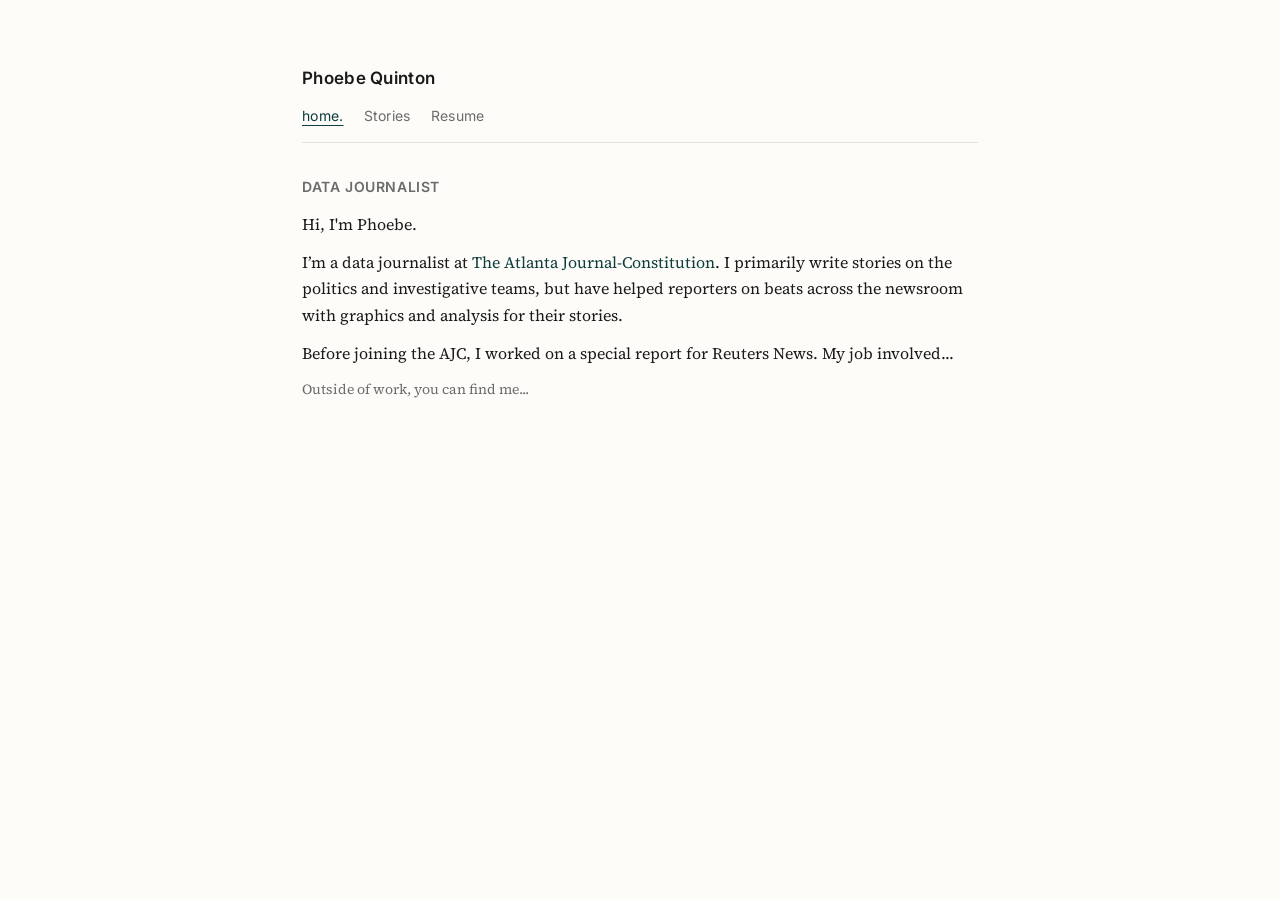
<file: index.html>
<!doctype html>
<html lang="en">
<head>
  <meta charset="utf-8" />
  <meta name="viewport" content="width=device-width, initial-scale=1" />
  <title>Phoebe Quinton | home</title>

  <link rel="preconnect" href="https://fonts.googleapis.com">
  <link rel="preconnect" href="https://fonts.gstatic.com" crossorigin>
  <link href="https://fonts.googleapis.com/css2?family=Inter:wght@400;500;600&family=Source+Serif+4:wght@400;600&display=swap" rel="stylesheet">

  <link rel="stylesheet" href="styles.css" />
</head>
<body>
  <div class="container">
    <header>
      <p class="site-title">Phoebe Quinton</p>
      <nav>
        <a class="active" href="index.html">home.</a>
        <a href="clips.html">Stories</a>
        <a href="resume.html">Resume</a>
      </nav>
    </header>

    <p class="section-label">Data Journalist</p>

    <p>Hi, I'm Phoebe.</p>

    <p>
      I’m a data journalist at <a href="https://www.ajc.com/staff/phoebe-quinton/" target="_blank" rel="noreferrer">The Atlanta Journal-Constitution</a>.
      I primarily write stories on the politics and investigative teams, but have helped reporters on beats across the newsroom with graphics and analysis for their stories.
    </p>

    <p>
      Before joining the AJC, I worked on a special report for Reuters News. My job involved... 
    </p>

    <p class="small">
      Outside of work, you can find me...
    </p>
  </div>
</body>
</html>
</file>
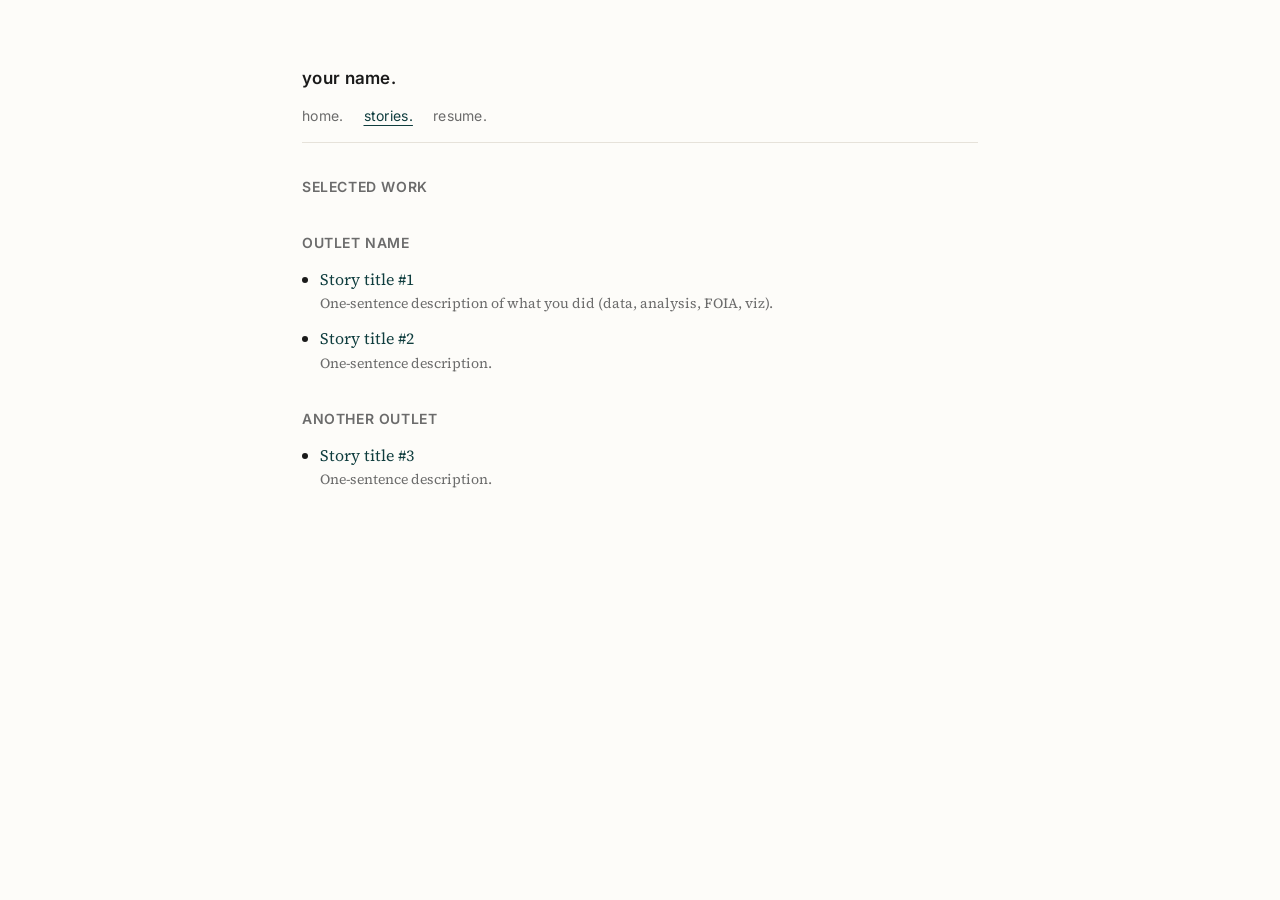
<file: clips.html>
<!doctype html>
<html lang="en">
<head>
  <meta charset="utf-8" />
  <meta name="viewport" content="width=device-width, initial-scale=1" />
  <title>Your Name | clips</title>

  <link rel="preconnect" href="https://fonts.googleapis.com">
  <link rel="preconnect" href="https://fonts.gstatic.com" crossorigin>
  <link href="https://fonts.googleapis.com/css2?family=Inter:wght@400;500;600&family=Source+Serif+4:wght@400;600&display=swap" rel="stylesheet">

  <link rel="stylesheet" href="styles.css" />
</head>
<body>
  <div class="container">
    <header>
      <p class="site-title">your name.</p>
      <nav>
        <a href="index.html">home.</a>
        <a class="active" href="clips.html">stories.</a>
        <a href="resume.html">resume.</a>
      </nav>
    </header>

    <p class="section-label">Selected work</p>

    <p class="section-label">Outlet Name</p>
    <ul>
      <li>
        <a href="https://example.com/story-1" target="_blank" rel="noreferrer">
          Story title #1
        </a>
        <div class="small">One-sentence description of what you did (data, analysis, FOIA, viz).</div>
      </li>
      <li>
        <a href="https://example.com/story-2" target="_blank" rel="noreferrer">
          Story title #2
        </a>
        <div class="small">One-sentence description.</div>
      </li>
    </ul>

    <p class="section-label">Another Outlet</p>
    <ul>
      <li>
        <a href="https://example.com/story-3" target="_blank" rel="noreferrer">
          Story title #3
        </a>
        <div class="small">One-sentence description.</div>
      </li>
    </ul>
  </div>
</body>
</html>
</file>
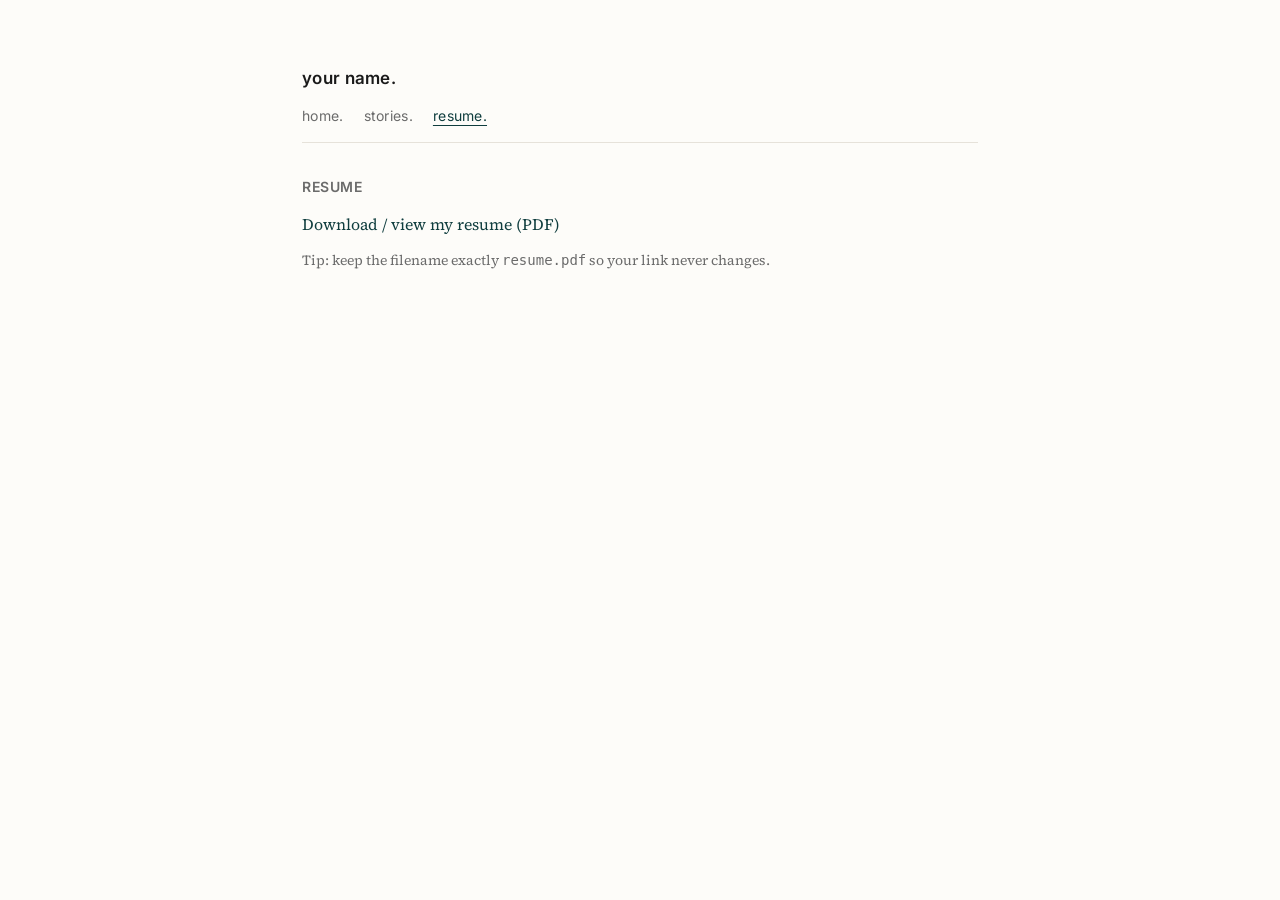
<file: resume.html>
<!doctype html>
<html lang="en">
<head>
  <meta charset="utf-8" />
  <meta name="viewport" content="width=device-width, initial-scale=1" />
  <title>Your Name | resume</title>

  <link rel="preconnect" href="https://fonts.googleapis.com">
  <link rel="preconnect" href="https://fonts.gstatic.com" crossorigin>
  <link href="https://fonts.googleapis.com/css2?family=Inter:wght@400;500;600&family=Source+Serif+4:wght@400;600&display=swap" rel="stylesheet">

  <link rel="stylesheet" href="styles.css" />
</head>
<body>
  <div class="container">
    <header>
      <p class="site-title">your name.</p>
      <nav>
        <a href="index.html">home.</a>
        <a href="clips.html">stories.</a>
        <a class="active" href="resume.html">resume.</a>
      </nav>
    </header>

    <p class="section-label">Resume</p>
    <p>
      <a href="assets/resume.pdf" target="_blank" rel="noreferrer">Download / view my resume (PDF)</a>
    </p>

    <p class="small">
      Tip: keep the filename exactly <code>resume.pdf</code> so your link never changes.
    </p>
  </div>
</body>
</html>
</file>
<file: styles.css>
:root{
  --bg:#fdfcf9;
  --text:#1a1a1a;
  --muted:#6b6b6b;
  --accent:#0f3d3e;
  --link:#0f3d3e;
  --border:#e6e2da;
}

*{ box-sizing:border-box; }

html,body{
  margin:0;
  padding:0;
  background:var(--bg);
  color:var(--text);
  font-family:"Source Serif 4", serif;
  line-height:1.65;
}

.container{
  max-width: 720px;
  margin: 64px auto;
  padding: 0 22px;
}

header{
  margin-bottom: 30px;
  border-bottom: 1px solid var(--border);
  padding-bottom: 14px;
}

.site-title{
  font-family:"Inter", sans-serif;
  font-size: 17px;
  font-weight: 600;
  margin: 0 0 10px 0;
  letter-spacing: 0.3px;
}

nav a{
  font-family:"Inter", sans-serif;
  font-size: 14px;
  text-decoration: none;
  color: var(--muted);
  margin-right: 16px;
  letter-spacing: 0.3px;
}

nav a:hover{
  color: var(--accent);
}

nav a.active{
  color: var(--accent);
  text-decoration: underline;
  text-underline-offset: 4px;
}

h1{
  font-family:"Inter", sans-serif;
  font-size: 20px;
  margin: 28px 0 10px;
}

.section-label{
  font-family:"Inter", sans-serif;
  font-size: 14px;
  font-weight: 600;
  text-transform: uppercase;
  letter-spacing: 0.6px;
  margin-top: 32px;
  color: var(--muted);
}

p{
  margin: 12px 0;
}

a{
  color: var(--link);
  text-decoration: none;
}

a:hover{
  text-decoration: underline;
}

ul{
  margin: 12px 0 0 18px;
  padding: 0;
}

li{
  margin: 10px 0;
}

.small{
  color: var(--muted);
  font-size: 14px;
}
</file>
